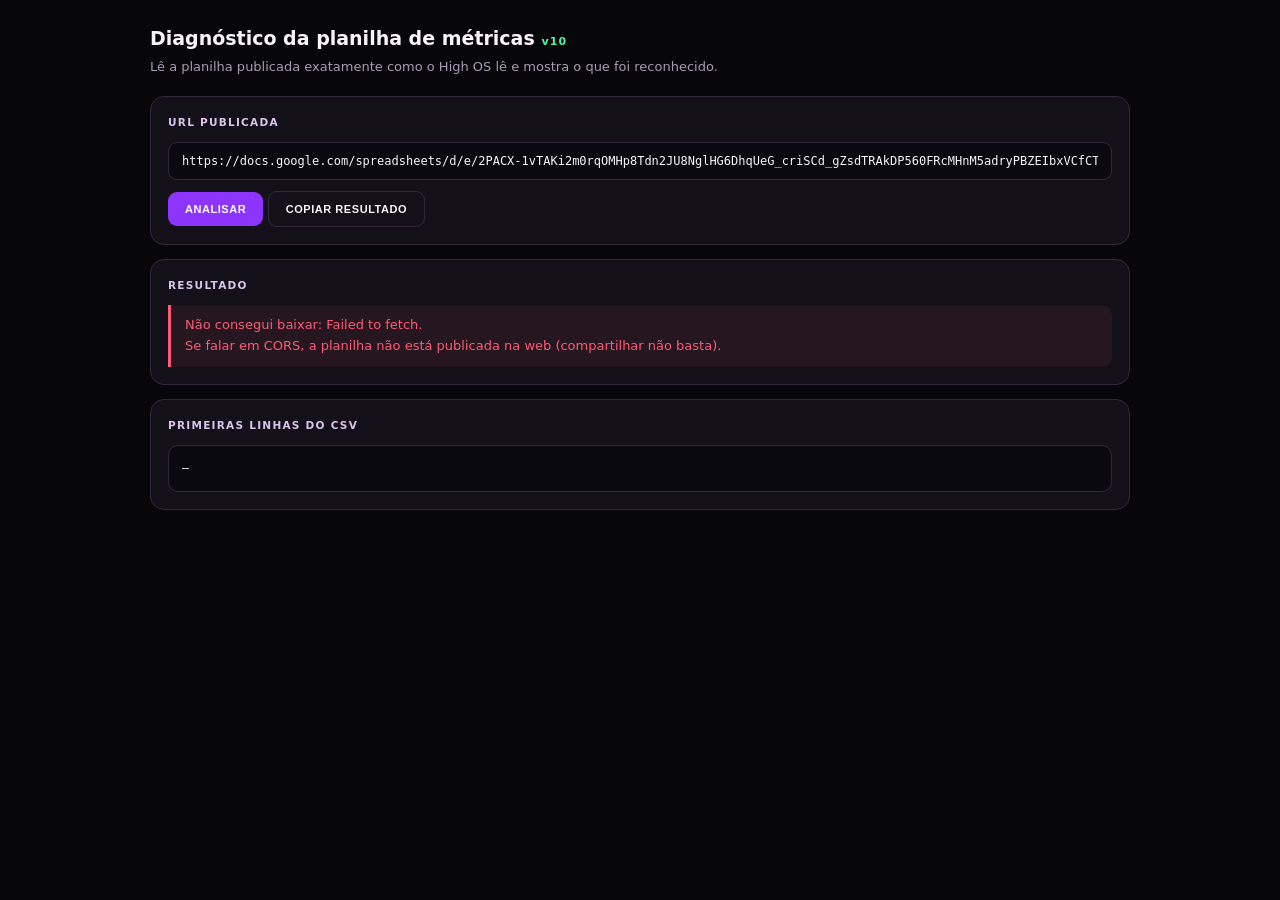
<file: tools/diagnostico-metricas.html>
<!doctype html>
<html lang="pt-BR">
<head>
<meta charset="utf-8">
<meta name="viewport" content="width=device-width,initial-scale=1">
<meta name="robots" content="noindex,nofollow">
<title>High OS · Diagnóstico das Métricas</title>
<style>
  :root{--bg:#07060b;--panel:#141019;--line:#33283b;--purple:#8d35ff;--text:#f7f4fb;--muted:#a79db6;--ok:#50f5a0;--err:#ff5b76;--warn:#ffcf5c}
  *{box-sizing:border-box}
  body{margin:0;background:var(--bg);color:var(--text);font:14px/1.55 system-ui,Segoe UI,Roboto,sans-serif;padding:24px}
  .wrap{max-width:980px;margin:0 auto}
  h1{font-size:19px;margin:0 0 4px}
  .sub{color:var(--muted);font-size:13px;margin:0 0 18px}
  .card{background:var(--panel);border:1px solid var(--line);border-radius:14px;padding:17px;margin-bottom:14px}
  .card h2{font-size:10.5px;letter-spacing:.12em;margin:0 0 12px;color:#d9c4eb}
  input{width:100%;background:#0a0810;border:1px solid var(--line);border-radius:9px;color:var(--text);padding:11px 13px;font-size:12px;font-family:ui-monospace,Consolas,monospace}
  button{background:var(--purple);color:#fff;border:none;border-radius:9px;padding:11px 17px;font-weight:800;letter-spacing:.05em;cursor:pointer;font-size:11px;margin-top:11px}
  button.sec{background:transparent;border:1px solid var(--line);color:var(--text)}
  pre{background:#0a0810;border:1px solid var(--line);border-radius:10px;padding:13px;font:11.5px/1.65 ui-monospace,Consolas,monospace;white-space:pre-wrap;word-break:break-all;max-height:320px;overflow:auto;margin:0}
  table{width:100%;border-collapse:collapse;font-size:12.5px;margin-top:8px}
  th,td{text-align:left;padding:8px;border-bottom:1px solid var(--line)}
  th{font-size:9.5px;letter-spacing:.09em;color:var(--muted)}
  td.num{text-align:right;font-variant-numeric:tabular-nums}
  .ok{color:var(--ok)}.err{color:var(--err)}.warn{color:var(--warn)}
  .verdict{border-left:3px solid var(--purple);padding:10px 14px;margin-top:12px;font-size:13px;line-height:1.6;background:rgba(141,53,255,.07);border-radius:0 10px 10px 0}
  .verdict.err{border-left-color:var(--err);background:rgba(255,91,118,.08)}
  .verdict.ok{border-left-color:var(--ok);background:rgba(80,245,160,.08)}
</style>
</head>
<body>
<div class="wrap">
  <h1>Diagnóstico da planilha de métricas <span style="font-size:11px;color:#50f5a0;letter-spacing:.1em">v10</span></h1>
  <p class="sub">Lê a planilha publicada exatamente como o High OS lê e mostra o que foi reconhecido.</p>

  <div class="card">
    <h2>URL PUBLICADA</h2>
    <input id="url" placeholder="https://docs.google.com/spreadsheets/d/e/.../pubhtml?gid=...&single=true">
    <button id="run">ANALISAR</button>
    <button id="copy" class="sec">COPIAR RESULTADO</button>
  </div>

  <div class="card">
    <h2>RESULTADO</h2>
    <div id="verdict"></div>
    <div id="tabela"></div>
  </div>

  <div class="card">
    <h2>PRIMEIRAS LINHAS DO CSV</h2>
    <pre id="bruto">—</pre>
  </div>
</div>

<script>
const $=s=>document.querySelector(s);
const URL_PADRAO='https://docs.google.com/spreadsheets/d/e/2PACX-1vTAKi2m0rqOMHp8Tdn2JU8NglHG6DhqUeG_criSCd_gZsdTRAkDP560FRcMHnM5adryPBZEIbxVCfCT/pubhtml?gid=156598669&single=true';
$('#url').value=URL_PADRAO;

/* mesma conversão que o app faz */
function csvUrl(value){
  try{
    const u=new window.URL(String(value||'').trim());
    const gid=u.searchParams.get('gid')||'';
    u.pathname=u.pathname.replace(/\/(pubhtml|pub|edit)\/?$/,'/pub');
    const q=new URLSearchParams();
    if(gid)q.set('gid',gid);
    q.set('single','true');q.set('output','csv');q.set('_',String(Date.now()));
    u.search=q.toString();
    return u.toString();
  }catch(e){return String(value||'')}
}
function parseCsvRows(text){
  const rows=[];let row=[],cell='',q=false;
  for(let i=0;i<text.length;i++){const c=text[i];
    if(q){if(c==='"'&&text[i+1]==='"'){cell+='"';i++}else if(c==='"')q=false;else cell+=c}
    else if(c==='"')q=true;
    else if(c===','){row.push(cell);cell=''}
    else if(c==='\n'){row.push(cell.replace(/\r$/,''));rows.push(row);row=[];cell=''}
    else cell+=c}
  if(cell||row.length){row.push(cell.replace(/\r$/,''));rows.push(row)}
  return rows;
}
function slotLabel(v){
  const t=String(v||'').trim().toUpperCase().replace(/\s+/g,'');
  if(/^14H?$/.test(t))return '14H';
  if(/^16H?$/.test(t))return '16H';
  if(/^21H?$/.test(t))return '21H';
  if(/^23H?$/.test(t))return '23H';
  return '';
}
function normalizeDate(v){
  const t=String(v||'').trim();
  if(!t)return '';
  let m=t.match(/^(\d{4})-(\d{2})-(\d{2})/);
  if(m)return `${m[1]}-${m[2]}-${m[3]}`;
  m=t.match(/^(\d{1,2})[\/\-.](\d{1,2})[\/\-.](\d{2,4})/);
  if(m){let a=m[3];if(a.length===2)a='20'+a;return `${a}-${String(m[2]).padStart(2,'0')}-${String(m[1]).padStart(2,'0')}`}
  return '';
}
function fmt(d){try{return new Date(d+'T12:00:00').toLocaleDateString('pt-BR')}catch(e){return d}}


/* ---- replica o mapeamento coluna->data do app, para ver onde os valores caem ---- */
function groupLabel(v){
  const t=String(v||'').trim();
  if(!t)return '';
  if(/^\d+$/.test(t))return '';
  if(/^(14|16|21|23)H?$/i.test(t.replace(/\s+/g,'')))return '';
  if(normalizeDate(t))return '';
  return t.length>=2?t:'';
}
function num(v){
  const t=String(v==null?'':v).trim().replace(/\./g,'').replace(',','.');
  if(!t||!/^-?\d+(\.\d+)?$/.test(t))return null;
  return Number(t);
}
function nearestDateRow(values,headerIndex){
  let best=-1,bestScore=-1;
  for(let i=Math.max(0,headerIndex-12);i<headerIndex;i++){
    const dates=(values[i]||[]).map(normalizeDate).filter(Boolean);
    if(!dates.length)continue;
    const score=dates.length*1000-(headerIndex-i);
    if(score>bestScore){bestScore=score;best=i}
  }
  return best;
}
function buildColumnDateMap(header,dateRow){
  const map={},slotsByCol={},anchors=[];
  for(let c=0;c<(dateRow||[]).length;c++){const d=normalizeDate((dateRow||[])[c]);if(d)anchors.push({c,d})}
  const padrao=['14H','16H','21H','23H'];
  for(let i=0;i<anchors.length;i++){const a=anchors[i],next=anchors[i+1]?.c??Infinity;for(let off=0;off<4;off++){const c=a.c+off;if(c>=next)break;map[c]=a.d;slotsByCol[c]=padrao[off]}}
  if(!anchors.length){let dataAtual='';const largura=Math.max((header||[]).length,(dateRow||[]).length);for(let c=0;c<largura;c++){const d=normalizeDate((dateRow||[])[c]);if(d)dataAtual=d;const h=slotLabel((header||[])[c]);if(h&&dataAtual){map[c]=dataAtual;slotsByCol[c]=h}}}
  return {map,slotsByCol};
}
function colapsar(indices){
  const runs=[];
  for(const i of indices){
    if(runs.length&&i-runs[runs.length-1]<=1)runs[runs.length-1]=i;
    else runs.push(i);
  }
  return runs;
}
function extrair(values,cabecalhosBrutos){
  // V10 / 9.7.4: mesma estrategia do app — blocos ancorados pela linha de datas.
  const blocks=[];
  for(let r=0;r<Math.min(values.length,600);r++){
    const anchors=[];(values[r]||[]).forEach((v,c)=>{const d=normalizeDate(v);if(d)anchors.push({c,d})});
    if(anchors.length>=7)blocks.push({dateRowIndex:r,anchors});
  }
  const candidates=[];
  for(let b=0;b<blocks.length;b++){
    const block=blocks[b],hi=block.dateRowIndex+1,fim=blocks[b+1]?.dateRowIndex??values.length;
    const header=values[hi]||[], map={},slots={},padrao=['14H','16H','21H','23H'];
    block.anchors.forEach((a,i)=>{const next=block.anchors[i+1]?.c??Infinity;for(let off=0;off<4;off++){const c=a.c+off;if(c>=next)break;map[c]=a.d;slots[c]=slotLabel(header[c])||padrao[off]}});
    const rows=[];
    for(let r=hi+1;r<fim;r++){
      const row=values[r]||[];let group='';for(const cell of row.slice(0,20)){group=groupLabel(cell);if(group)break}if(!group)continue;
      const byDate={};for(const [cs,d] of Object.entries(map)){const c=+cs,n=num(row[c]);if(n===null)continue;(byDate[d]=byDate[d]||{group,data:d,slots:{}}).slots[slots[c]]=n}Object.values(byDate).forEach(x=>rows.push(x));
    }
    candidates.push({dateRowIndex:block.dateRowIndex,rows,populated:rows.reduce((n,x)=>n+Object.values(x.slots).filter(v=>+v>0).length,0)});
  }
  const best=new Map();for(const c of candidates){const d=c.rows[0]?.data;if(!d)continue;const m=d.slice(3),old=best.get(m);if(!old||c.populated>old.populated)best.set(m,c)}
  const out=[],seen=new Set();for(const c of best.values())for(const x of c.rows){const k=groupLabel(x.group)+'|'+x.data;if(seen.has(k))continue;seen.add(k);out.push(x)}return out;
}
let ultimoTexto='';

async function analisar(){
  const alvo=csvUrl($('#url').value);
  $('#verdict').innerHTML='<div class="verdict">Lendo...</div>';
  $('#tabela').innerHTML='';$('#bruto').textContent='—';
  let txt='';
  try{
    const r=await fetch(alvo,{cache:'no-store',credentials:'omit'});
    txt=await r.text();
    if(!r.ok){
      $('#verdict').innerHTML=`<div class="verdict err">HTTP ${r.status}. A publicação pode ter sido desativada ou o link está errado.</div>`;
      return;
    }
  }catch(e){
    $('#verdict').innerHTML=`<div class="verdict err">Não consegui baixar: ${e.message}.<br>Se falar em CORS, a planilha não está publicada na web (compartilhar não basta).</div>`;
    return;
  }

  $('#bruto').textContent=txt.split('\n').slice(0,12).join('\n');

  if(/^\s*<!DOCTYPE|^\s*<html/i.test(txt)){
    $('#verdict').innerHTML='<div class="verdict err">Veio HTML em vez de CSV: a publicação não está ativa de verdade.</div>';
    return;
  }

  const values=parseCsvRows(txt);
  const cabecalhos=[];
  for(let i=0;i<Math.min(values.length,600);i++){
    const labels=(values[i]||[]).map(slotLabel).filter(Boolean);
    if(['14H','16H','21H','23H'].every(h=>new Set(labels).has(h))&&labels.length>=8)cabecalhos.push(i);
  }

  const datas=new Map();
  values.forEach((linha,i)=>{
    (linha||[]).forEach(c=>{const d=normalizeDate(c);if(d)datas.set(d,(datas.get(d)||0)+1)});
  });
  const ordenadas=[...datas.keys()].sort();
  const hoje=new Date();
  const seteDias=new Date(hoje.getTime()-7*864e5).toISOString().slice(0,10);
  const recentes=ordenadas.filter(d=>d>=seteDias);

  let html='';
  html+=`<div class="verdict ${cabecalhos.length?'ok':'err'}">`;
  html+=`Linhas no CSV: <b>${values.length}</b><br>`;
  html+=`Blocos com 14H/16H/21H/23H encontrados: <b>${cabecalhos.length}</b>${cabecalhos.length?` (linhas ${cabecalhos.slice(0,8).join(', ')})`:''}<br>`;
  html+=`Datas reconhecidas: <b>${ordenadas.length}</b>`;
  if(ordenadas.length)html+=` — da mais antiga <b>${fmt(ordenadas[0])}</b> até a mais recente <b>${fmt(ordenadas[ordenadas.length-1])}</b>`;
  html+=`<br>Datas dos últimos 7 dias: <b class="${recentes.length?'ok':'err'}">${recentes.length}</b>`;
  if(recentes.length)html+=` (${recentes.map(fmt).join(', ')})`;
  html+='</div>';

  if(!cabecalhos.length){
    html+='<div class="verdict err">Nenhum bloco no padrão 14H/16H/21H/23H foi encontrado. Provavelmente o link publicado aponta para outra aba — confira o gid.</div>';
  }else if(!recentes.length){
    html+='<div class="verdict warn">Os blocos existem, mas nenhuma data dos últimos 7 dias apareceu. Ou a semana ainda não foi lançada na planilha, ou as datas desta semana estão num formato diferente das antigas (ex.: texto em vez de data).</div>';
  }else{
    html+='<div class="verdict ok">A planilha está sendo lida corretamente e contém dados desta semana. Se o painel não mostra, o problema está no filtro de período da tela de Métricas.</div>';
  }
  $('#verdict').innerHTML=html;

  if(ordenadas.length){
    const ultimas=ordenadas.slice(-14).reverse();
    $('#tabela').innerHTML='<table><thead><tr><th>DATA RECONHECIDA</th><th class="num">OCORRÊNCIAS NA PLANILHA</th></tr></thead><tbody>'+
      ultimas.map(d=>`<tr><td>${fmt(d)} <span style="color:#8a7f99">(${d})</span></td><td class="num">${datas.get(d)}</td></tr>`).join('')+
      '</tbody></table>';
  }


  // ---- raio-x de cada bloco ----
  const runs=colapsar(cabecalhos);
  let tb='<h3 style="font-size:10px;letter-spacing:.11em;color:#d9c4eb;margin:18px 0 6px">RAIO-X DOS BLOCOS</h3>';
  tb+='<table><thead><tr><th>CABEÇALHO</th><th>LINHA DAS DATAS</th><th class="num">DATAS</th><th class="num">LINHAS</th><th class="num">COLS MAP</th><th class="num">DATAS MAP</th><th class="num">REGISTROS</th><th class="num">VALORES&gt;0</th><th>PERÍODO</th></tr></thead><tbody>';
  runs.forEach((hi,bi)=>{
    const fim=runs[bi+1]??values.length;
    const di=nearestDateRow(values,hi);
    const header=values[hi]||[];
    const dateRow=di>=0?(values[di]||[]):[];
    const datas=dateRow.map(normalizeDate).filter(Boolean);
    let linhasDados=0;
    for(let r=hi+1;r<fim;r++){
      const row=values[r]||[];let g='';
      for(const cell of row.slice(0,20)){g=groupLabel(cell);if(g)break}
      if(g)linhasDados++;
    }
    const cm=di>=0?buildColumnDateMap(header,dateRow):{map:{},slotsByCol:{}};
    const mapa=cm.map, slotsMapa=cm.slotsByCol;
    const nCols=Object.keys(mapa).length;
    const nDatas=new Set(Object.values(mapa)).size;
    let registros=0,comValor=0;
    for(let r=hi+1;r<fim;r++){
      const row=values[r]||[];let g='';
      for(const cell of row.slice(0,20)){g=groupLabel(cell);if(g)break}
      if(!g)continue;
      const vistos=new Set();
      for(const c of Object.keys(mapa)){
        const h=slotsMapa[c]||slotLabel(header[c]);if(!h)continue;
        const n=num(row[c]);if(n===null)continue;
        vistos.add(mapa[c]);if(n>0)comValor++;
      }
      registros+=vistos.size;
    }
    tb+=`<tr><td>linha ${hi}</td><td>${di>=0?('linha '+di):'<span class="err">não achou</span>'}</td>`+
        `<td class="num">${datas.length}</td>`+
        `<td class="num ${linhasDados?'':'err'}">${linhasDados}</td>`+
        `<td class="num">${nCols}</td>`+
        `<td class="num ${nDatas>6?'':'err'}">${nDatas}</td>`+
        `<td class="num ${registros?'':'err'}">${registros}</td>`+
        `<td class="num ${comValor?'':'err'}">${comValor}</td>`+
        `<td>${datas.length?fmt(datas[0])+' → '+fmt(datas[datas.length-1]):'—'}</td></tr>`;
  });
  tb+='</tbody></table>';
  $('#tabela').innerHTML+=tb;

  // ---- detalhe do ultimo bloco: como as colunas viram datas ----
  if(runs.length){
    let hi=runs[runs.length-1],melhor=-1;
    runs.forEach(idx=>{
      const f=runs[runs.indexOf(idx)+1]??values.length;
      const d=nearestDateRow(values,idx);if(d<0)return;
      const mp=buildColumnDateMap(values[idx]||[],values[d]||[]).map;
      let v=0;
      for(let r=idx+1;r<f;r++){const row=values[r]||[];
        for(const c of Object.keys(mp)){const n=num(row[c]);if(n!==null&&n>0)v++}}
      if(v>melhor){melhor=v;hi=idx}
    });
    const di=nearestDateRow(values,hi);
    const header=values[hi]||[], dateRow=di>=0?(values[di]||[]):[];
    const cmDet=buildColumnDateMap(header,dateRow),mapa=cmDet.map,slotsDet=cmDet.slotsByCol;
    const cols=Object.keys(mapa).map(Number).sort((a,b)=>a-b);
    const distintas=new Set(Object.values(mapa));
    let td=`<h3 style="font-size:10px;letter-spacing:.11em;color:#d9c4eb;margin:18px 0 6px">MAPA COLUNA → DATA (bloco da linha ${hi})</h3>`;
    td+=`<div class="verdict">Colunas com horário: <b>${cols.length}</b> &nbsp;•&nbsp; datas distintas no mapa: <b>${distintas.size}</b> &nbsp;•&nbsp; datas na linha ${di}: <b>${dateRow.map(normalizeDate).filter(Boolean).length}</b></div>`;
    td+='<pre style="max-height:220px">'+cols.slice(0,60).map(c=>`col ${String(c).padStart(3)} | ${(slotsDet[c]||slotLabel(header[c])||'').padEnd(4)} | ${mapa[c]}`).join('\n')+'</pre>';
    // amostra crua das 3 linhas-chave
    td+=`<h3 style="font-size:10px;letter-spacing:.11em;color:#d9c4eb;margin:14px 0 6px">CÉLULAS CRUAS</h3>`;
    const amostra=(rotulo,arr)=>`<div style="font-size:10px;color:#a79db6;margin-top:6px">${rotulo}</div><pre style="max-height:120px">${(arr||[]).slice(0,40).map((v,i)=>i+':'+String(v).slice(0,14)).join(' | ')}</pre>`;
    td+=amostra(`linha ${di} (datas)`,dateRow);
    td+=amostra(`linha ${hi} (horários)`,header);
    td+=amostra(`linha ${hi+1} (primeira de dados)`,values[hi+1]);
    $('#tabela').innerHTML+=td;
  }

  // ---- o que o app REALMENTE extrairia ----
  const linhas=extrair(values,cabecalhos);
  const porData=new Map();
  linhas.forEach(l=>{
    const e=porData.get(l.data)||{registros:0,valores:0,groups:new Set()};
    e.registros++;e.groups.add(l.group);
    e.valores+=Object.values(l.slots).filter(v=>v>0).length;
    porData.set(l.data,e);
  });
  const datasExtraidas=[...porData.keys()].sort().reverse().slice(0,14);
  let t2='<h3 style="font-size:10px;letter-spacing:.11em;color:#d9c4eb;margin:18px 0 6px">O QUE O SISTEMA EXTRAI DE FATO</h3>';
  if(!datasExtraidas.length){
    t2+='<div class="verdict err">Nenhum registro foi extraído, apesar dos blocos existirem. O mapeamento coluna → data falhou.</div>';
  }else{
    t2+='<table><thead><tr><th>DATA</th><th class="num">GROUPS</th><th class="num">VALORES &gt; 0</th></tr></thead><tbody>'+
      datasExtraidas.map(d=>{const e=porData.get(d);
        const cls=e.valores?'':'err';
        return `<tr><td>${fmt(d)}</td><td class="num">${e.groups.size}</td><td class="num ${cls}">${e.valores}</td></tr>`}).join('')+
      '</tbody></table>';
    const vazias=datasExtraidas.filter(d=>!porData.get(d).valores);
    if(vazias.length)t2+=`<div class="verdict warn">${vazias.length} data(s) recente(s) foram reconhecidas mas vieram <b>sem nenhum valor preenchido</b>: ${vazias.map(fmt).join(', ')}. Isso significa que as colunas existem na planilha, mas as células de contagem estão vazias — ou os números estão em colunas que não são as de 14H/16H/21H/23H daquele bloco.</div>`;
  }
  $('#tabela').innerHTML+=t2;

  ultimoTexto=$('#verdict').innerText+'\n'+$('#tabela').innerText+'\n\nPRIMEIRAS LINHAS:\n'+$('#bruto').textContent;
}

$('#run').addEventListener('click',analisar);
$('#copy').addEventListener('click',async()=>{
  try{await navigator.clipboard.writeText(ultimoTexto||'nada analisado ainda');$('#copy').textContent='COPIADO'}
  catch(e){$('#copy').textContent='FALHOU'}
  setTimeout(()=>$('#copy').textContent='COPIAR RESULTADO',1500);
});
analisar();
</script>
</body>
</html>
</file>
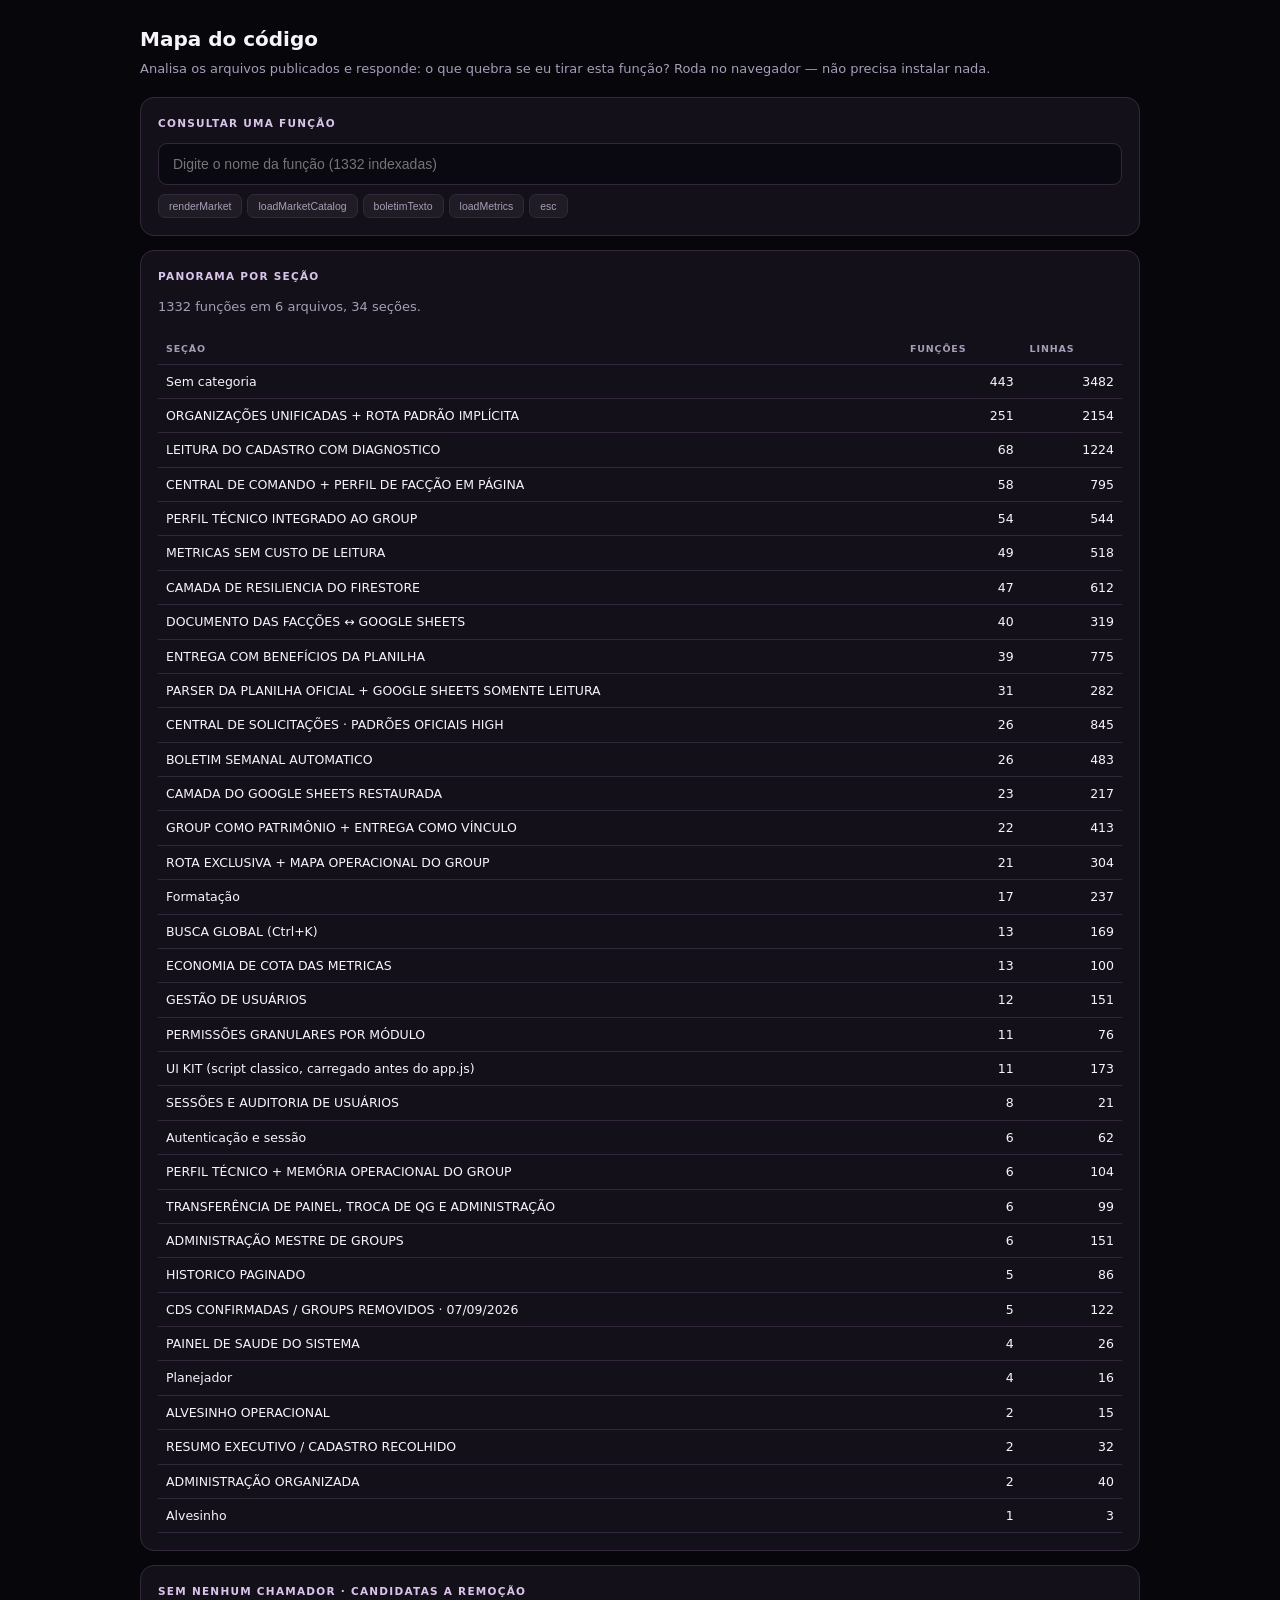
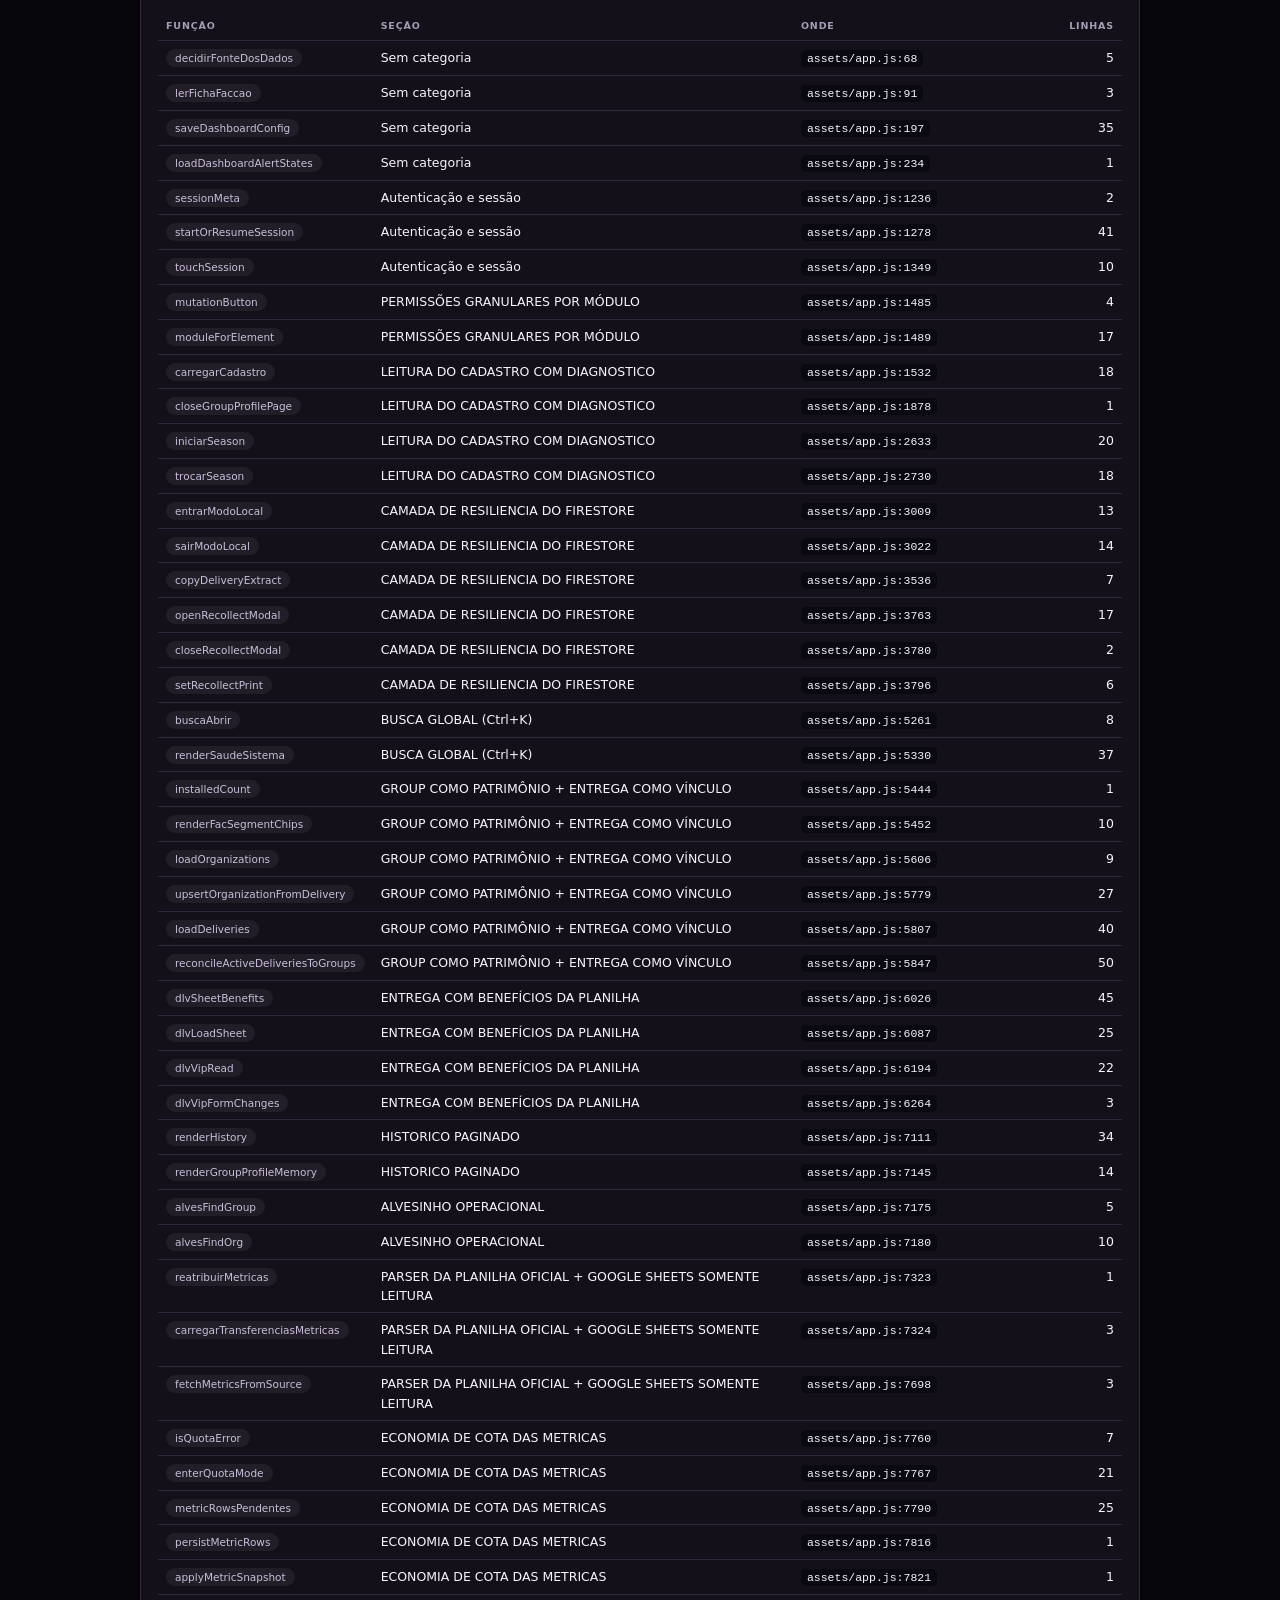
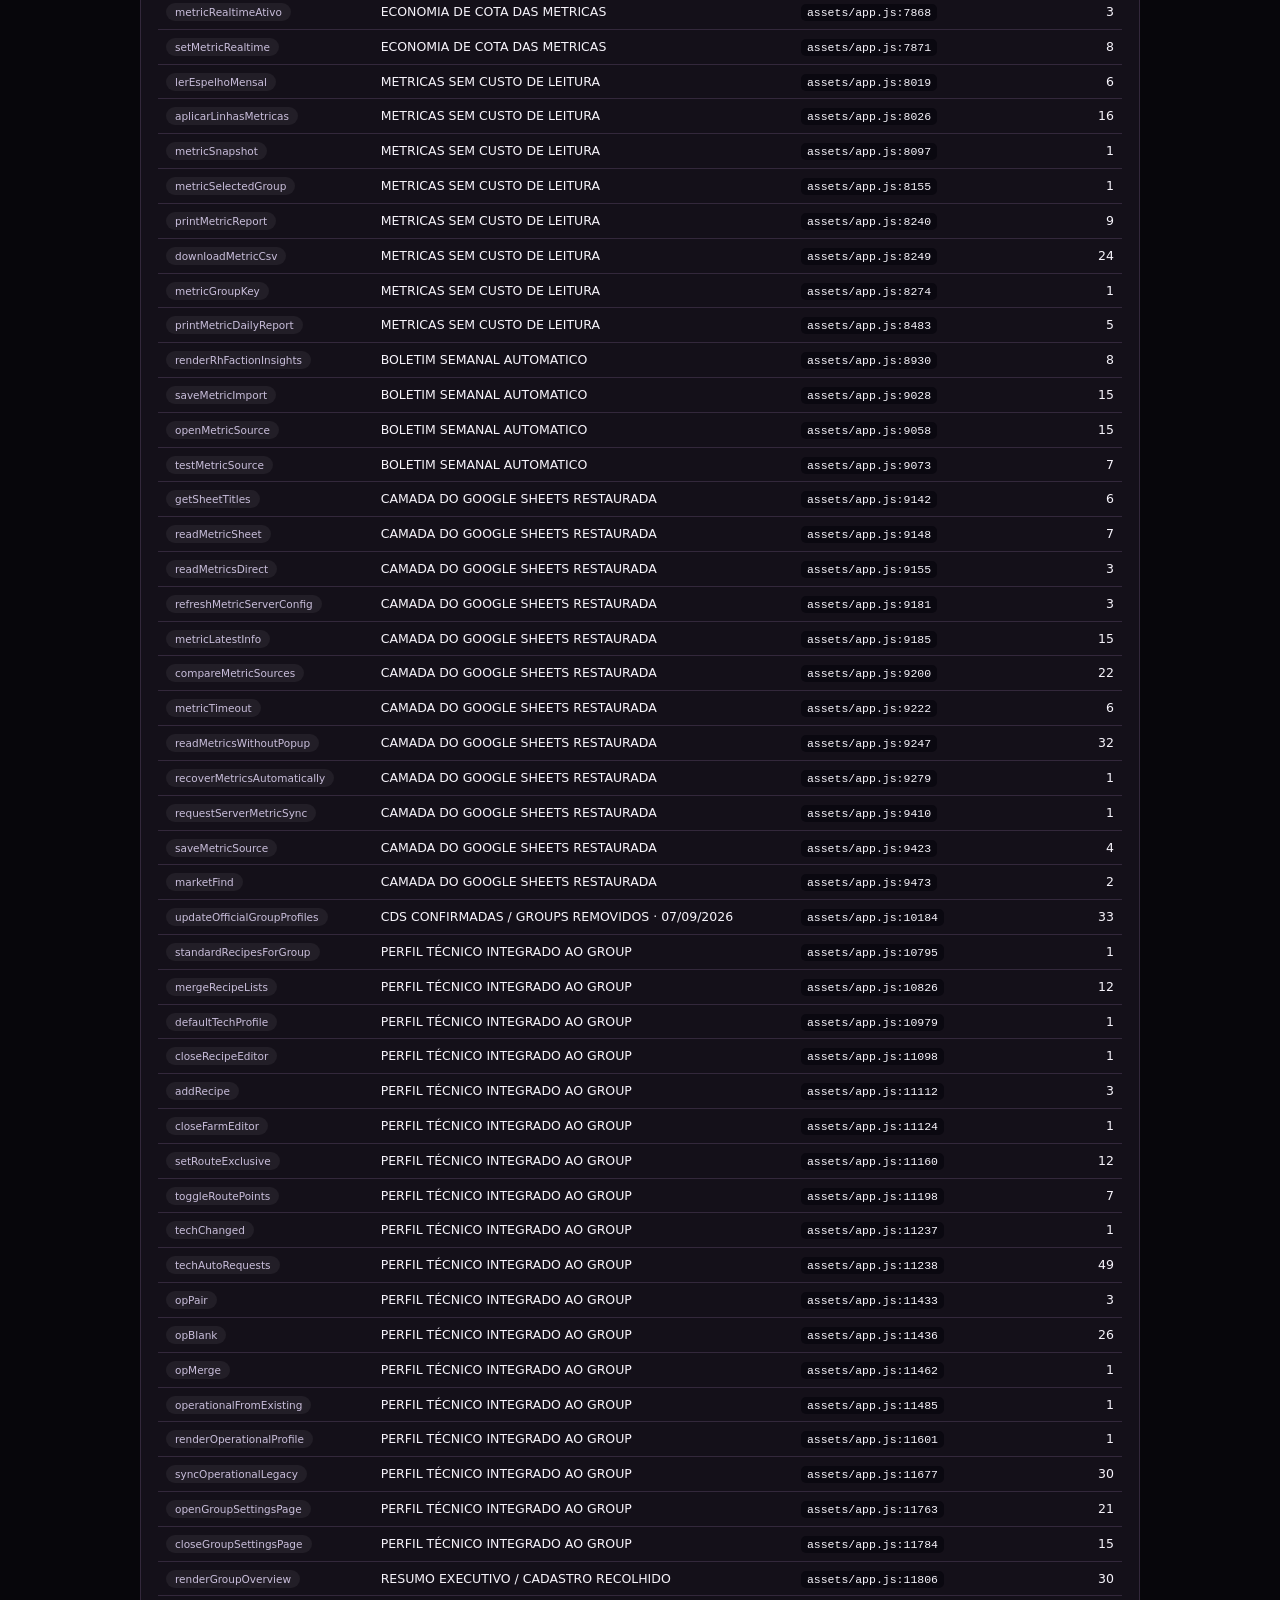
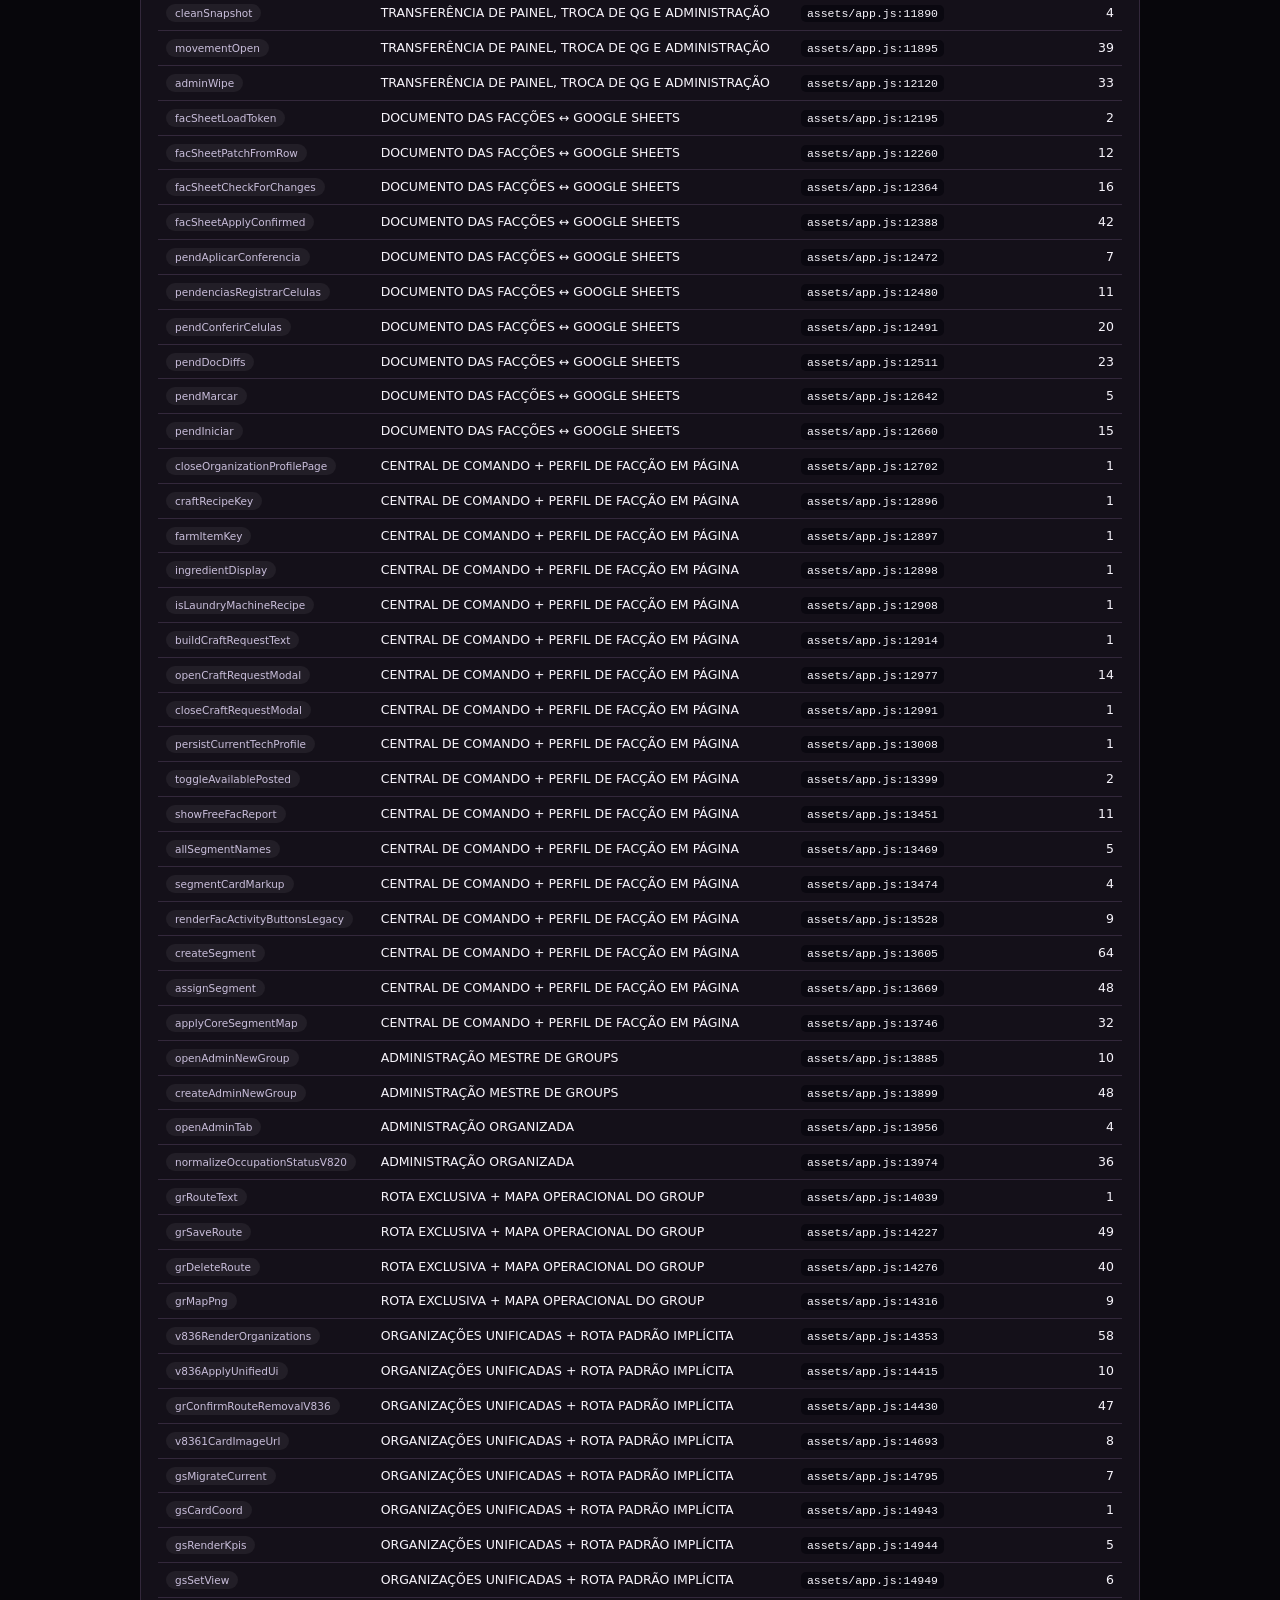
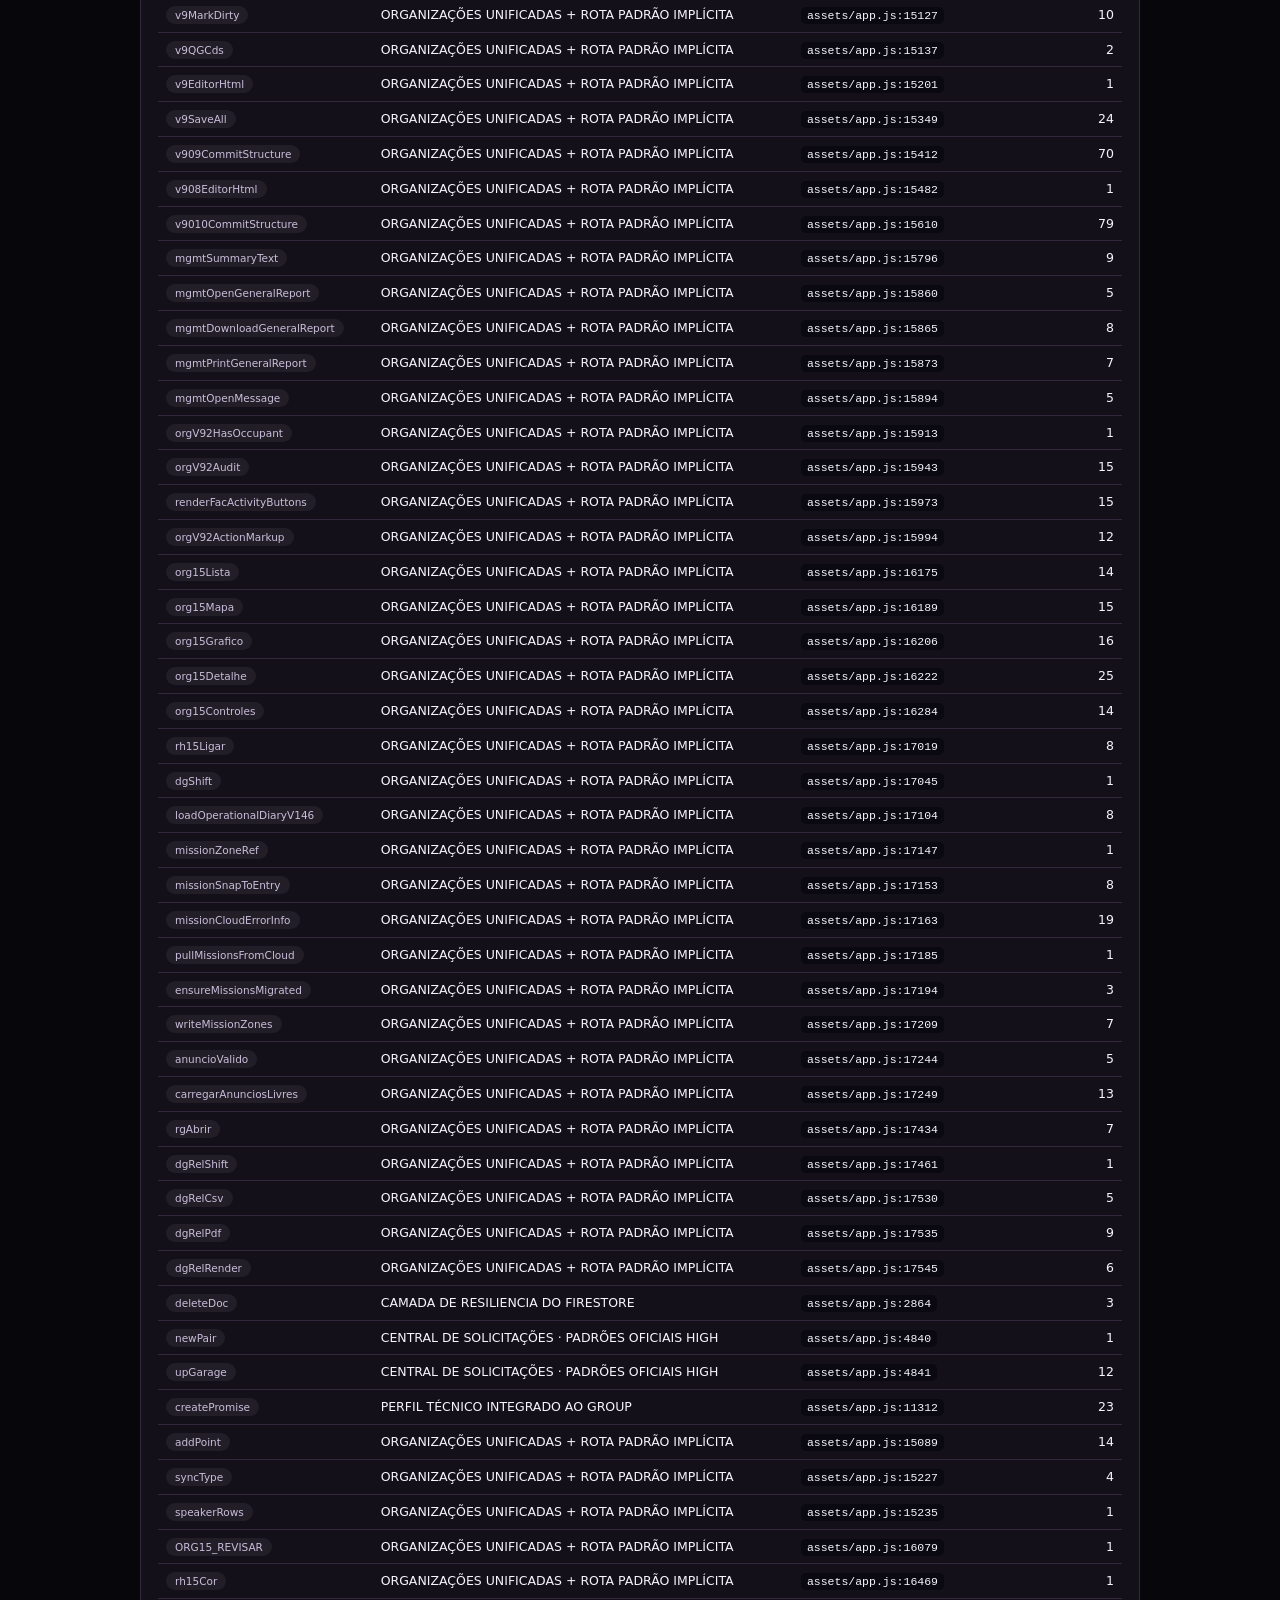
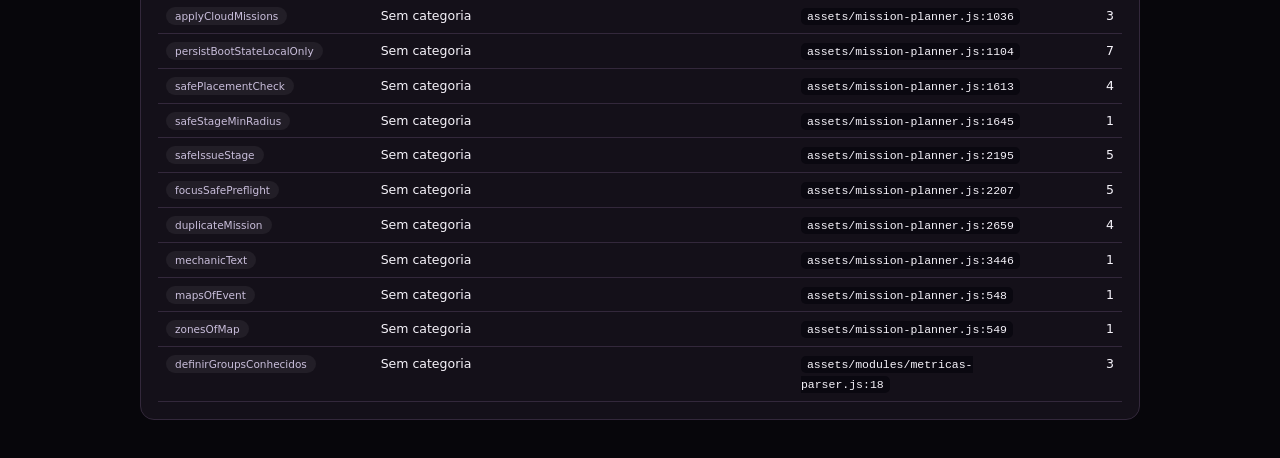
<file: tools/mapa-do-codigo.html>
<!doctype html>
<html lang="pt-BR">
<head>
<meta charset="utf-8">
<meta name="viewport" content="width=device-width,initial-scale=1">
<meta name="robots" content="noindex,nofollow">
<title>High OS · Mapa do Código</title>
<style>
  :root{--bg:#07060b;--panel:#141019;--line:#33283b;--purple:#8d35ff;--text:#f7f4fb;--muted:#a79db6;--ok:#50f5a0;--err:#ff5b76;--warn:#ffcf5c}
  *{box-sizing:border-box}
  body{margin:0;background:var(--bg);color:var(--text);font:14px/1.55 system-ui,Segoe UI,Roboto,sans-serif;padding:24px}
  .wrap{max-width:1000px;margin:0 auto}
  h1{font-size:20px;margin:0 0 4px}
  .sub{color:var(--muted);font-size:13px;margin:0 0 18px}
  .card{background:var(--panel);border:1px solid var(--line);border-radius:14px;padding:17px;margin-bottom:14px}
  .card h2{font-size:10.5px;letter-spacing:.12em;margin:0 0 12px;color:#d9c4eb}
  input{width:100%;background:#0a0810;border:1px solid var(--line);border-radius:9px;color:var(--text);padding:12px 14px;font-size:14px}
  input:focus{outline:none;border-color:rgba(141,53,255,.6)}
  table{width:100%;border-collapse:collapse;font-size:12.5px;margin-top:8px}
  th,td{text-align:left;padding:7px 8px;border-bottom:1px solid var(--line);vertical-align:top}
  th{font-size:9.5px;letter-spacing:.09em;color:var(--muted)}
  td.num{text-align:right;font-variant-numeric:tabular-nums}
  .ok{color:var(--ok)}.err{color:var(--err)}.warn{color:var(--warn)}
  code{background:#0a0810;padding:2px 6px;border-radius:5px;font-size:11.5px}
  .res{border-left:3px solid var(--purple);padding:12px 15px;margin-top:12px;background:rgba(141,53,255,.07);border-radius:0 10px 10px 0;line-height:1.7;font-size:13px}
  .res.livre{border-left-color:var(--ok);background:rgba(80,245,160,.08)}
  .res.preso{border-left-color:var(--warn);background:rgba(255,207,92,.07)}
  .lista{display:flex;flex-wrap:wrap;gap:5px;margin-top:7px}
  .lista span{background:rgba(255,255,255,.06);border-radius:20px;padding:3px 9px;font-size:10.5px;color:#c9bedb;cursor:pointer}
  .lista span:hover{background:rgba(141,53,255,.28);color:#fff}
  .sug{display:flex;flex-wrap:wrap;gap:5px;margin-top:9px}
  .sug button{background:rgba(255,255,255,.05);border:1px solid var(--line);color:var(--muted);border-radius:7px;padding:5px 10px;font-size:10.5px;cursor:pointer}
  .sug button:hover{color:#fff;border-color:rgba(141,53,255,.5)}
</style>
</head>
<body>
<div class="wrap">
  <h1>Mapa do código</h1>
  <p class="sub">Analisa os arquivos publicados e responde: o que quebra se eu tirar esta função? Roda no navegador — não precisa instalar nada.</p>

  <div class="card">
    <h2>CONSULTAR UMA FUNÇÃO</h2>
    <input id="q" type="search" placeholder="Digite o nome da função, ex.: renderMarket" autocomplete="off" disabled>
    <div class="sug" id="sug"></div>
    <div id="res"></div>
  </div>

  <div class="card">
    <h2>PANORAMA POR SEÇÃO</h2>
    <div id="panorama"><span class="sub">Carregando arquivos...</span></div>
  </div>

  <div class="card">
    <h2>SEM NENHUM CHAMADOR · CANDIDATAS A REMOÇÃO</h2>
    <div id="orfas"></div>
  </div>
</div>

<script>
const ARQUIVOS=['../assets/app.js','../assets/mission-planner.js','../assets/ui-kit.js',
                '../assets/modules/estado.js','../assets/modules/formatadores.js','../assets/modules/metricas-parser.js'];
const $=s=>document.querySelector(s);
const esc=v=>String(v==null?'':v).replace(/[&<>"]/g,c=>({'&':'&amp;','<':'&lt;','>':'&gt;','"':'&quot;'}[c]));

const CATEGORIAS=[
  ['Boletim semanal',/^boletim/i],['Busca global',/^busca/i],['Alvesinho',/^(alves|askAlves)/i],
  ['Economia · mercado',/^(loadMarket|renderMarket|market|mercado)/i],['Spotify',/^spotify/i],
  ['Formatação',/^(esc|fmt|normalize|parse|slug)/i],['Permissões',/^(isAdmin|canView|canEdit|permission)/i],
  ['Autenticação e sessão',/^(login|logout|session|startOrResume|touchSession|reservarSessao|carregarCadastro)/i],
  ['Planejador',/^(mission|mp[A-Z]|planner)/i],['Chat e chamadas',/^(chat|call|hm[A-Z]|team|meeting)/i]
];
const funcoes=new Map();
let htmlIndex='';

function secoesDe(codigo){
  const out=[];
  codigo.split('\n').forEach((l,i)=>{
    let m=l.match(/^\/\/\s*=+\s*HIGH OS[^·=]*·\s*(.+?)\s*=+\s*$/);
    if(!m) m=l.match(/^\s{2,}HIGH OS V[\d.]+\s*[-·]\s*(.+?)\s*$/);
    if(m) out.push({linha:i+1,titulo:m[1].trim().replace(/\s*=+$/,'')});
  });
  return out;
}
function secaoNa(secoes,linha){let a=null;for(const s of secoes){if(s.linha<=linha)a=s.titulo;else break}return a}
function categoriaDe(nome,secao){
  if(secao)return secao;
  for(const [r,re] of CATEGORIAS) if(re.test(nome)) return r;
  return 'Sem categoria';
}

function indexar(rel,codigo){
  const secoes=secoesDe(codigo);
  const achaFim=(de)=>{let d=0;for(let j=de;j<codigo.length;j++){if(codigo[j]==='{')d++;else if(codigo[j]==='}'){d--;if(d===0)return j}}return de};
  let m;
  const reFn=/(?:export\s+)?(?:async\s+)?function\s+([A-Za-z_$][\w$]*)\s*\(/g;
  while((m=reFn.exec(codigo))){
    const k=codigo.indexOf('{',reFn.lastIndex-1); if(k<0)continue;
    const fim=achaFim(k);
    const linha=codigo.slice(0,m.index).split('\n').length;
    const fimLinha=codigo.slice(0,fim).split('\n').length;
    funcoes.set(m[1],{arquivo:rel.replace('../',''),linha,fim:fimLinha,corpo:codigo.slice(k,fim+1),
      linhas:fimLinha-linha+1,secao:secaoNa(secoes,linha),interna:false});
  }
  const reArrow=/(?:export\s+)?const\s+([A-Za-z_$][\w$]*)\s*=\s*(?:async\s*)?(?:\([^)]*\)|[A-Za-z_$][\w$]*)\s*=>/g;
  while((m=reArrow.exec(codigo))){
    if(funcoes.has(m[1]))continue;
    let d=0,fim=m.index;
    for(let j=reArrow.lastIndex;j<codigo.length;j++){const c=codigo[j];
      if('([{'.includes(c))d++;else if(')]}'.includes(c))d--;else if(c===';'&&d<=0){fim=j;break}}
    const linha=codigo.slice(0,m.index).split('\n').length;
    const fimLinha=codigo.slice(0,fim).split('\n').length;
    funcoes.set(m[1],{arquivo:rel.replace('../',''),linha,fim:fimLinha,corpo:codigo.slice(m.index,fim+1),
      linhas:Math.max(1,fimLinha-linha+1),secao:secaoNa(secoes,linha),interna:false});
  }
}

function grafo(){
  const nomes=[...funcoes.keys()];
  for(const [n,i] of funcoes){
    i.chama=new Set();
    for(const o of nomes){
      if(o===n)continue;
      // qualquer mencao conta: chamada, callback, atribuicao a listener
      if(new RegExp('(?<![\\w$])(?<!(?<!\\.)\\.)'+o.replace(/\$/g,'\\$')+'(?![\\w$])').test(i.corpo)) i.chama.add(o);
    }
  }
  for(const [n,i] of funcoes){i.chamadaPor=new Set();for(const [o,i2] of funcoes) if(i2.chama.has(n)) i.chamadaPor.add(o)}
  // funcoes internas (dentro de outra)
  for(const [n,i] of funcoes)
    for(const [o,i2] of funcoes)
      if(o!==n&&i2.arquivo===i.arquivo&&i2.linha<i.linha&&i2.fim>i.fim){i.interna=true;i.dono=o;break}
}

function mostrar(nome){
  const i=funcoes.get(nome);
  if(!i){$('#res').innerHTML=`<div class="res err">Função <b>${esc(nome)}</b> não encontrada.</div>`;return}
  const chips=s=>[...s].map(x=>`<span data-ir="${esc(x)}">${esc(x)}</span>`).join('')||'<span style="opacity:.6">nada</span>';
  const soEla=[...i.chama].filter(f=>funcoes.get(f)?.chamadaPor.size===1&&!funcoes.get(f)?.interna);
  const livre=i.chamadaPor.size===0&&!htmlIndex.includes(nome);
  $('#res').innerHTML=`
   <div class="res ${livre?'livre':'preso'}">
     <b>${esc(nome)}</b> · ${esc(categoriaDe(nome,i.secao))}<br>
     <code>${esc(i.arquivo)}</code> linhas ${i.linha}–${i.fim} (${i.linhas} linhas)
     ${i.interna?`<br><span class="warn">função interna, declarada dentro de ${esc(i.dono)}</span>`:''}
     <br><br>${livre
       ? '<span class="ok"><b>Ninguém chama esta função.</b></span> Pode sair sem afetar o resto — confira ainda um <code>onclick</code> inline no index.html.'
       : `<b>Chamada por ${i.chamadaPor.size}:</b>`}
     ${livre?'':`<div class="lista">${chips(i.chamadaPor)}</div>`}
     <br><b>Ela chama ${i.chama.size}:</b>
     <div class="lista">${chips(i.chama)}</div>
     ${soEla.length?`<br><b class="warn">Ficariam órfãs se esta sair:</b><div class="lista">${chips(new Set(soEla))}</div>`:''}
   </div>`;
  $('#res').querySelectorAll('[data-ir]').forEach(b=>b.onclick=()=>{$('#q').value=b.dataset.ir;mostrar(b.dataset.ir)});
}

(async()=>{
  for(const rel of ARQUIVOS){
    try{
      const r=await fetch(rel+'?t='+Date.now(),{cache:'no-store'});
      if(r.ok) indexar(rel,await r.text());
    }catch(e){}
  }
  try{const r=await fetch('../index.html?t='+Date.now(),{cache:'no-store'});if(r.ok)htmlIndex=await r.text()}catch(e){}
  grafo();

  $('#q').disabled=false;
  $('#q').placeholder=`Digite o nome da função (${funcoes.size} indexadas)`;
  $('#q').addEventListener('input',e=>{const v=e.target.value.trim();if(funcoes.has(v))mostrar(v);
    else if(v.length>2){
      const p=[...funcoes.keys()].filter(n=>n.toLowerCase().includes(v.toLowerCase())).slice(0,12);
      $('#res').innerHTML=p.length?`<div class="res">Parecidas:<div class="lista">${p.map(n=>`<span data-ir="${esc(n)}">${esc(n)}</span>`).join('')}</div></div>`:'';
      $('#res').querySelectorAll('[data-ir]').forEach(b=>b.onclick=()=>{$('#q').value=b.dataset.ir;mostrar(b.dataset.ir)});
    }});

  $('#sug').innerHTML=['renderMarket','loadMarketCatalog','alvesAnswer','boletimTexto','loadMetrics','esc']
    .filter(n=>funcoes.has(n)).map(n=>`<button data-ir="${n}">${n}</button>`).join('');
  $('#sug').querySelectorAll('[data-ir]').forEach(b=>b.onclick=()=>{$('#q').value=b.dataset.ir;mostrar(b.dataset.ir)});

  const porCat=new Map();
  for(const [n,i] of funcoes){const c=categoriaDe(n,i.secao);if(!porCat.has(c))porCat.set(c,[]);porCat.get(c).push({n,...i})}
  const ord=[...porCat.entries()].sort((a,b)=>b[1].length-a[1].length);
  $('#panorama').innerHTML=`<p class="sub">${funcoes.size} funções em ${ARQUIVOS.length} arquivos, ${porCat.size} seções.</p>`+
   `<table><thead><tr><th>SEÇÃO</th><th class="num">FUNÇÕES</th><th class="num">LINHAS</th></tr></thead><tbody>`+
   ord.map(([c,f])=>`<tr><td>${esc(c)}</td><td class="num">${f.length}</td><td class="num">${f.reduce((n,x)=>n+x.linhas,0)}</td></tr>`).join('')+
   `</tbody></table>`;

  const orfas=[...funcoes.entries()].filter(([n,i])=>i.chamadaPor.size===0&&!i.interna&&!htmlIndex.includes(n)&&!/^(login|logout|boot|init)/.test(n));
  $('#orfas').innerHTML=orfas.length
   ? `<table><thead><tr><th>FUNÇÃO</th><th>SEÇÃO</th><th>ONDE</th><th class="num">LINHAS</th></tr></thead><tbody>`+
     orfas.map(([n,i])=>`<tr><td><span class="lista" style="display:inline"><span data-ir="${esc(n)}">${esc(n)}</span></span></td><td>${esc(categoriaDe(n,i.secao))}</td><td><code>${esc(i.arquivo)}:${i.linha}</code></td><td class="num">${i.linhas}</td></tr>`).join('')+
     `</tbody></table>`
   : '<span class="sub">Nenhuma.</span>';
  $('#orfas').querySelectorAll('[data-ir]').forEach(b=>b.onclick=()=>{$('#q').value=b.dataset.ir;mostrar(b.dataset.ir);window.scrollTo({top:0,behavior:'smooth'})});
})();
</script>
</body>
</html>
</file>
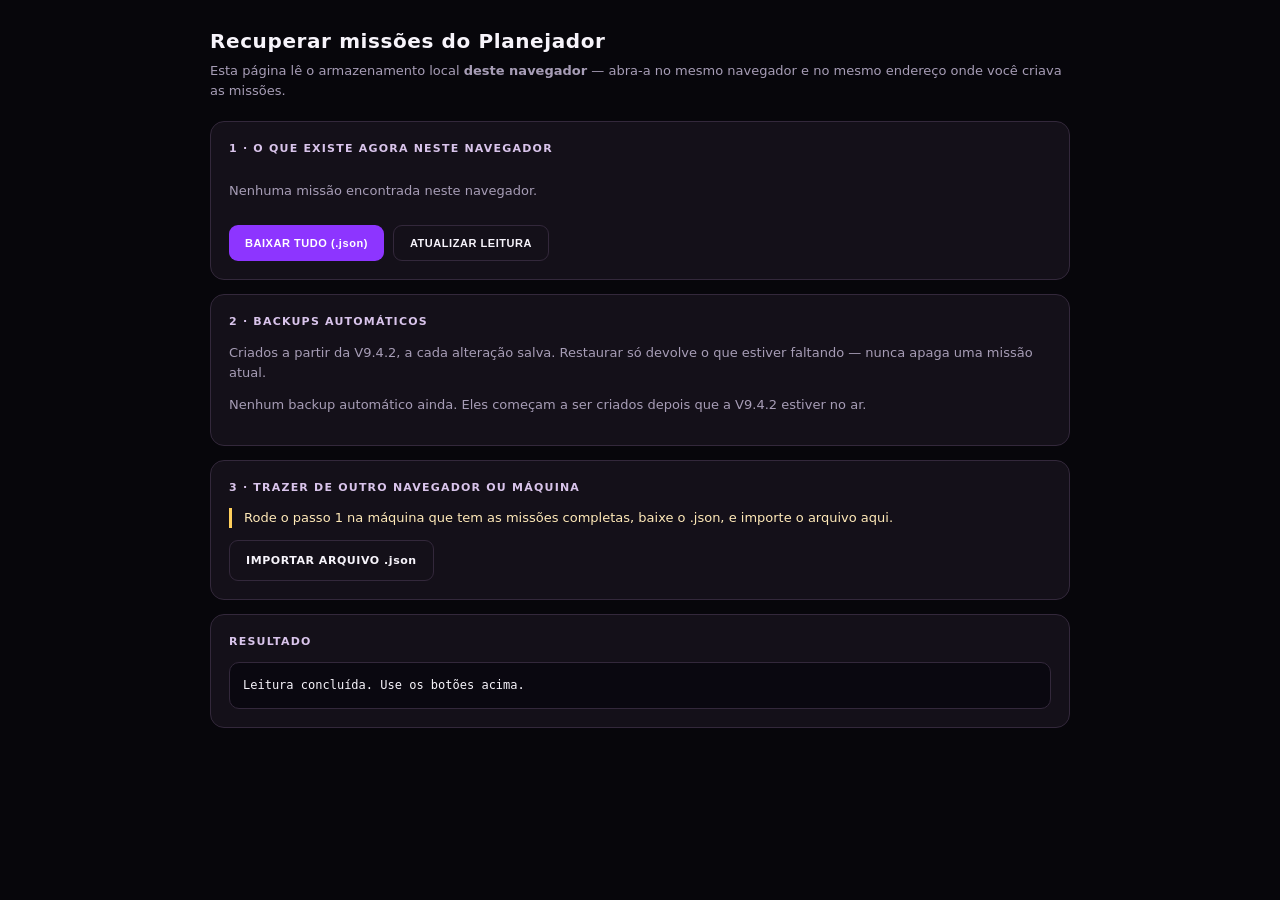
<file: tools/recuperar-missoes.html>
<!doctype html>
<html lang="pt-BR">
<head>
<meta charset="utf-8">
<meta name="viewport" content="width=device-width,initial-scale=1">
<meta name="robots" content="noindex,nofollow">
<title>High OS · Recuperar Missões</title>
<style>
  :root{--bg:#07060b;--panel:#141019;--line:#33283b;--purple:#8d35ff;--text:#f7f4fb;--muted:#a79db6;--ok:#50f5a0;--err:#ff5b76;--warn:#ffcf5c}
  *{box-sizing:border-box}
  body{margin:0;background:var(--bg);color:var(--text);font:14px/1.55 system-ui,Segoe UI,Roboto,sans-serif;padding:26px}
  .wrap{max-width:860px;margin:0 auto}
  h1{font-size:20px;margin:0 0 4px;letter-spacing:.03em}
  .sub{color:var(--muted);font-size:13px;margin:0 0 20px}
  .card{background:var(--panel);border:1px solid var(--line);border-radius:14px;padding:18px;margin-bottom:14px}
  .card h2{font-size:11px;letter-spacing:.11em;margin:0 0 12px;color:#d9c4eb}
  button,.filebtn{background:var(--purple);color:#fff;border:none;border-radius:9px;padding:11px 16px;font-weight:800;letter-spacing:.05em;cursor:pointer;font-size:11px;display:inline-flex;align-items:center;gap:6px}
  button.sec,.filebtn{background:transparent;border:1px solid var(--line);color:var(--text)}
  .row{display:flex;gap:9px;flex-wrap:wrap;margin-top:12px}
  table{width:100%;border-collapse:collapse;margin-top:10px;font-size:12.5px}
  th,td{text-align:left;padding:9px 8px;border-bottom:1px solid var(--line)}
  th{font-size:9.5px;letter-spacing:.1em;color:var(--muted)}
  td.num{text-align:right;font-variant-numeric:tabular-nums}
  .tag{font-size:9px;font-weight:900;padding:3px 8px;border-radius:20px;background:rgba(141,53,255,.18);color:#d9bcff}
  .vazio{color:var(--muted);font-size:13px;padding:12px 0}
  #saida{background:#0a0810;border:1px solid var(--line);border-radius:10px;padding:13px;font:12px/1.6 ui-monospace,Consolas,monospace;white-space:pre-wrap;max-height:260px;overflow:auto;margin-top:12px}
  .ok{color:var(--ok)}.err{color:var(--err)}.warn{color:var(--warn)}
  .aviso{border-left:3px solid var(--warn);padding-left:12px;color:#ffe9b8;font-size:13px;margin:0}
</style>
</head>
<body>
<div class="wrap">
  <h1>Recuperar missões do Planejador</h1>
  <p class="sub">Esta página lê o armazenamento local <b>deste navegador</b> — abra-a no mesmo navegador e no mesmo endereço onde você criava as missões.</p>

  <div class="card">
    <h2>1 · O QUE EXISTE AGORA NESTE NAVEGADOR</h2>
    <div id="atual"></div>
    <div class="row">
      <button id="baixarAtual">BAIXAR TUDO (.json)</button>
      <button id="recarregar" class="sec">ATUALIZAR LEITURA</button>
    </div>
  </div>

  <div class="card">
    <h2>2 · BACKUPS AUTOMÁTICOS</h2>
    <p class="sub" style="margin:0">Criados a partir da V9.4.2, a cada alteração salva. Restaurar só devolve o que estiver faltando — nunca apaga uma missão atual.</p>
    <div id="backups"></div>
  </div>

  <div class="card">
    <h2>3 · TRAZER DE OUTRO NAVEGADOR OU MÁQUINA</h2>
    <p class="aviso">Rode o passo 1 na máquina que tem as missões completas, baixe o .json, e importe o arquivo aqui.</p>
    <div class="row">
      <label class="filebtn">IMPORTAR ARQUIVO .json<input id="arquivo" type="file" accept="application/json" hidden></label>
    </div>
  </div>

  <div class="card">
    <h2>RESULTADO</h2>
    <div id="saida">Aguardando...</div>
  </div>
</div>

<script>
const STORE='highos_mission_planner_v832_missions';
const ACTIVE='highos_mission_planner_v832_active';
const BACKUPS='highos_mission_planner_backups';
const saida=document.getElementById('saida');
const log=(t,c='')=>{saida.innerHTML+=`\n<span class="${c}">${t}</span>`;saida.scrollTop=saida.scrollHeight;};

function ler(chave,padrao){try{return JSON.parse(localStorage.getItem(chave)||padrao)}catch(e){return JSON.parse(padrao)}}
function missoes(){const m=ler(STORE,'[]');return Array.isArray(m)?m:[]}

function pintarAtual(){
  const m=missoes();
  const box=document.getElementById('atual');
  if(!m.length){box.innerHTML='<div class="vazio">Nenhuma missão encontrada neste navegador.</div>';return;}
  box.innerHTML=`<table><thead><tr><th>EVENTO</th><th>ZONA</th><th class="num">PONTOS</th><th class="num">VALIDADOS</th></tr></thead><tbody>`+
    m.map(x=>{
      const p=x.points||[];
      const v=p.filter(q=>q&&q.status==='validated').length;
      return `<tr><td>${esc(x.event||'—')}</td><td>${esc(x.name||'—')}</td><td class="num">${p.length}</td><td class="num">${v}</td></tr>`;
    }).join('')+`</tbody></table><p class="sub" style="margin:10px 0 0">${m.length} missão(ões) no total.</p>`;
}
function esc(v){return String(v==null?'':v).replace(/[&<>"']/g,c=>({'&':'&amp;','<':'&lt;','>':'&gt;','"':'&quot;',"'":'&#39;'}[c]))}

function pintarBackups(){
  const lista=ler(BACKUPS,'[]');
  const box=document.getElementById('backups');
  if(!Array.isArray(lista)||!lista.length){
    box.innerHTML='<div class="vazio">Nenhum backup automático ainda. Eles começam a ser criados depois que a V9.4.2 estiver no ar.</div>';return;
  }
  box.innerHTML=`<table><thead><tr><th>QUANDO</th><th class="num">MISSÕES</th><th></th></tr></thead><tbody>`+
    lista.map((b,i)=>{
      let quando=b.at;try{quando=new Date(b.at).toLocaleString('pt-BR')}catch(e){}
      return `<tr><td>${esc(quando)}</td><td class="num">${b.qtd}</td><td style="text-align:right"><button data-i="${i}" class="sec">RESTAURAR</button></td></tr>`;
    }).join('')+`</tbody></table>`;
  box.querySelectorAll('[data-i]').forEach(b=>b.onclick=()=>{
    const item=ler(BACKUPS,'[]')[Number(b.dataset.i)];
    if(!item)return;
    let dados=[];try{dados=JSON.parse(item.corpo)}catch(e){log('Backup corrompido.','err');return;}
    fundir(dados,'backup');
  });
}

/* Fusão: acrescenta o que falta, nunca remove nem sobrescreve o que já existe. */
function fundir(entrada,origem){
  if(!Array.isArray(entrada)||!entrada.length){log('Nada a importar.','warn');return;}
  const atual=missoes();
  const ids=new Set(atual.map(m=>m.id));
  const chave=m=>`${m.eventId||''}|${String(m.name||'').toLowerCase().trim()}`;
  const chaves=new Set(atual.map(chave));
  let add=0;
  entrada.forEach(m=>{
    if(!m||!m.id)return;
    if(ids.has(m.id)||chaves.has(chave(m)))return;
    atual.push(m);ids.add(m.id);chaves.add(chave(m));add++;
    log(`+ ${m.event||'Evento'} › ${m.name||'zona'} (${(m.points||[]).length} pontos)`,'ok');
  });
  if(!add){log(`Nada novo no ${origem}: todas essas missões já estão aqui.`,'warn');return;}
  try{
    localStorage.setItem(STORE,JSON.stringify(atual));
    log(`\n${add} missão(ões) devolvidas. Recarregue o High OS para vê-las.`,'ok');
    pintarAtual();
  }catch(e){log('Falha ao gravar: '+e.message,'err');}
}

document.getElementById('baixarAtual').onclick=()=>{
  const pacote={exportadoEm:new Date().toISOString(),missoes:missoes(),ativo:localStorage.getItem(ACTIVE)||'',backups:ler(BACKUPS,'[]')};
  const blob=new Blob([JSON.stringify(pacote,null,2)],{type:'application/json'});
  const a=document.createElement('a');
  a.href=URL.createObjectURL(blob);
  a.download=`high-os-missoes-${new Date().toISOString().slice(0,10)}.json`;
  a.click();setTimeout(()=>URL.revokeObjectURL(a.href),4000);
  log('Arquivo gerado. Guarde-o em local seguro.','ok');
};
document.getElementById('recarregar').onclick=()=>{pintarAtual();pintarBackups();log('Leitura atualizada.');};
document.getElementById('arquivo').onchange=e=>{
  const f=e.target.files?.[0];if(!f)return;
  const r=new FileReader();
  r.onload=()=>{
    let dados;
    try{dados=JSON.parse(String(r.result||'null'))}catch(err){log('Arquivo inválido.','err');return;}
    // aceita tanto o pacote completo quanto uma lista pura de missões
    const lista=Array.isArray(dados)?dados:(Array.isArray(dados?.missoes)?dados.missoes:null);
    if(!lista){log('O arquivo não contém uma lista de missões.','err');return;}
    fundir(lista,'arquivo');
  };
  r.readAsText(f);
  e.target.value='';
};

pintarAtual();pintarBackups();
saida.textContent='Leitura concluída. Use os botões acima.';
</script>
</body>
</html>
</file>
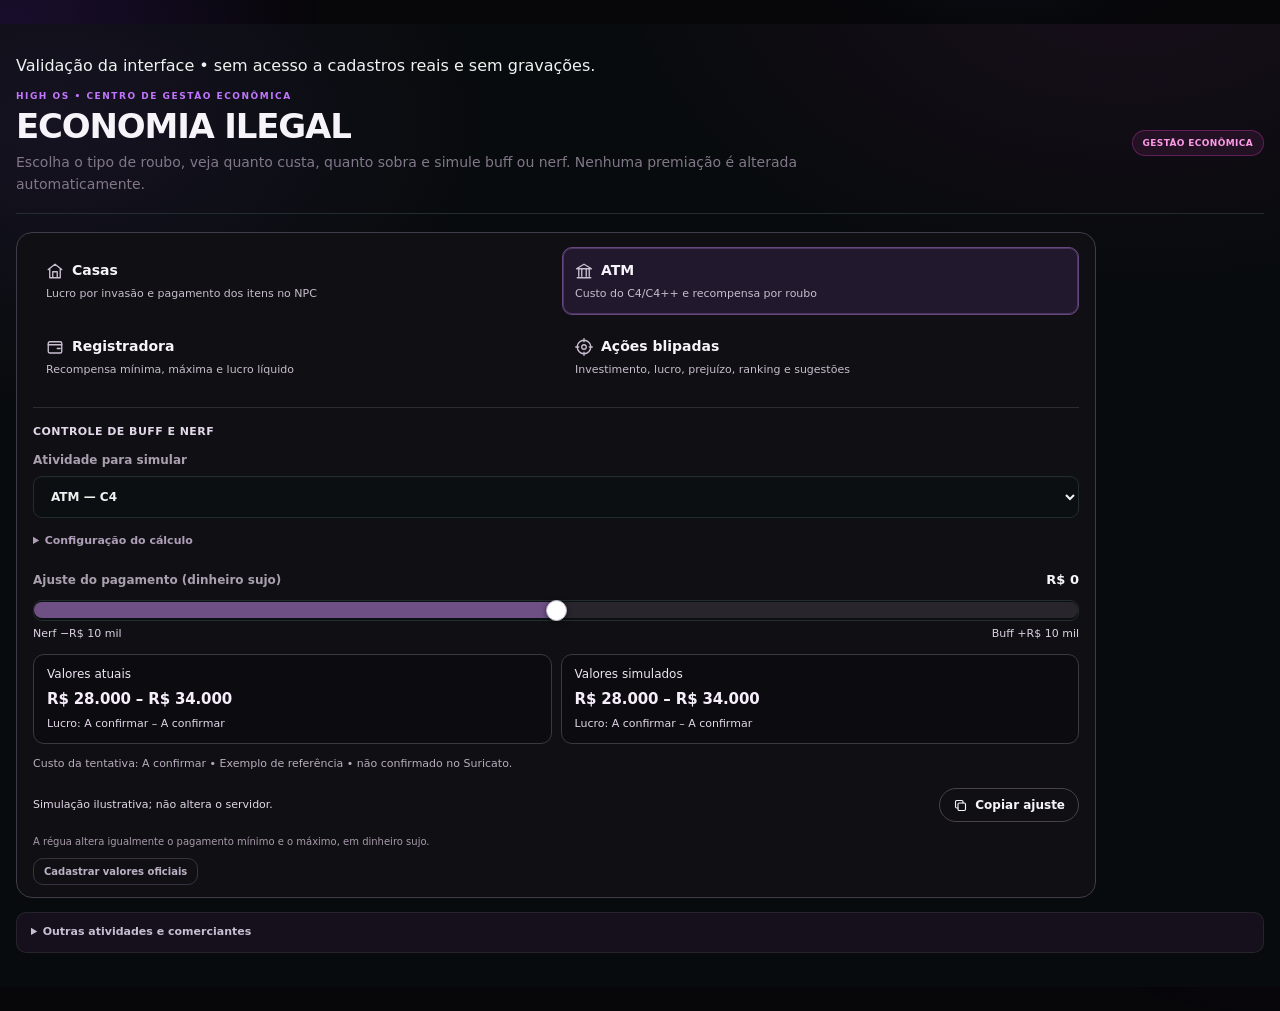
<file: tools/validar-economia.html>
<!doctype html>
<html lang="pt-BR">
<meta charset="utf-8">
<meta name="viewport" content="width=device-width,initial-scale=1">
<title>High OS Dev • Validação da Economia</title>
<body>
<main style="max-width:1400px;margin:24px auto;padding:16px">
<p>Validação da interface • sem acesso a cadastros reais e sem gravações.</p>
<div id="fixture">Carregando módulos da Economia Ilegal…</div>
</main>
<script type="module">
import {createActionWorkspace} from '../assets/modules/acoes-workspace.js?v=15';
import {cleanRegistry} from '../assets/modules/acoes-cadastro.js?v=5';
try{
 const url=new URL('../index.html',location.href);
 const response=await fetch(url,{cache:'no-store'});if(!response.ok)throw Error('HTML indisponível');
 const source=new DOMParser().parseFromString(await response.text(),'text/html');
 await Promise.all([...source.querySelectorAll('link[rel="stylesheet"]')].filter(x=>x.getAttribute('href').startsWith('assets/')).map(x=>new Promise(resolve=>{
  const link=document.createElement('link');link.rel='stylesheet';link.href=new URL(x.getAttribute('href'),url);link.onload=resolve;link.onerror=resolve;document.head.append(link);
 })));
 const page=source.querySelector('#page-planejador-acoes');page.classList.add('active');
 document.getElementById('fixture').replaceChildren(page);
 const workspace=createActionWorkspace({root:page.querySelector('#actionEconomyPlanner'),getActions:()=>[],getPublished:()=>[],getSelected:()=>'',getCatalog:()=>null,select:()=>{},refresh:()=>{},onReadRegistry:async()=>cleanRegistry(null)});
 await workspace.load();workspace.paint();
}catch(error){document.getElementById('fixture').textContent='Falha na validação: '+error.message;console.error(error);}
</script>
</body>
</html>
</file>
